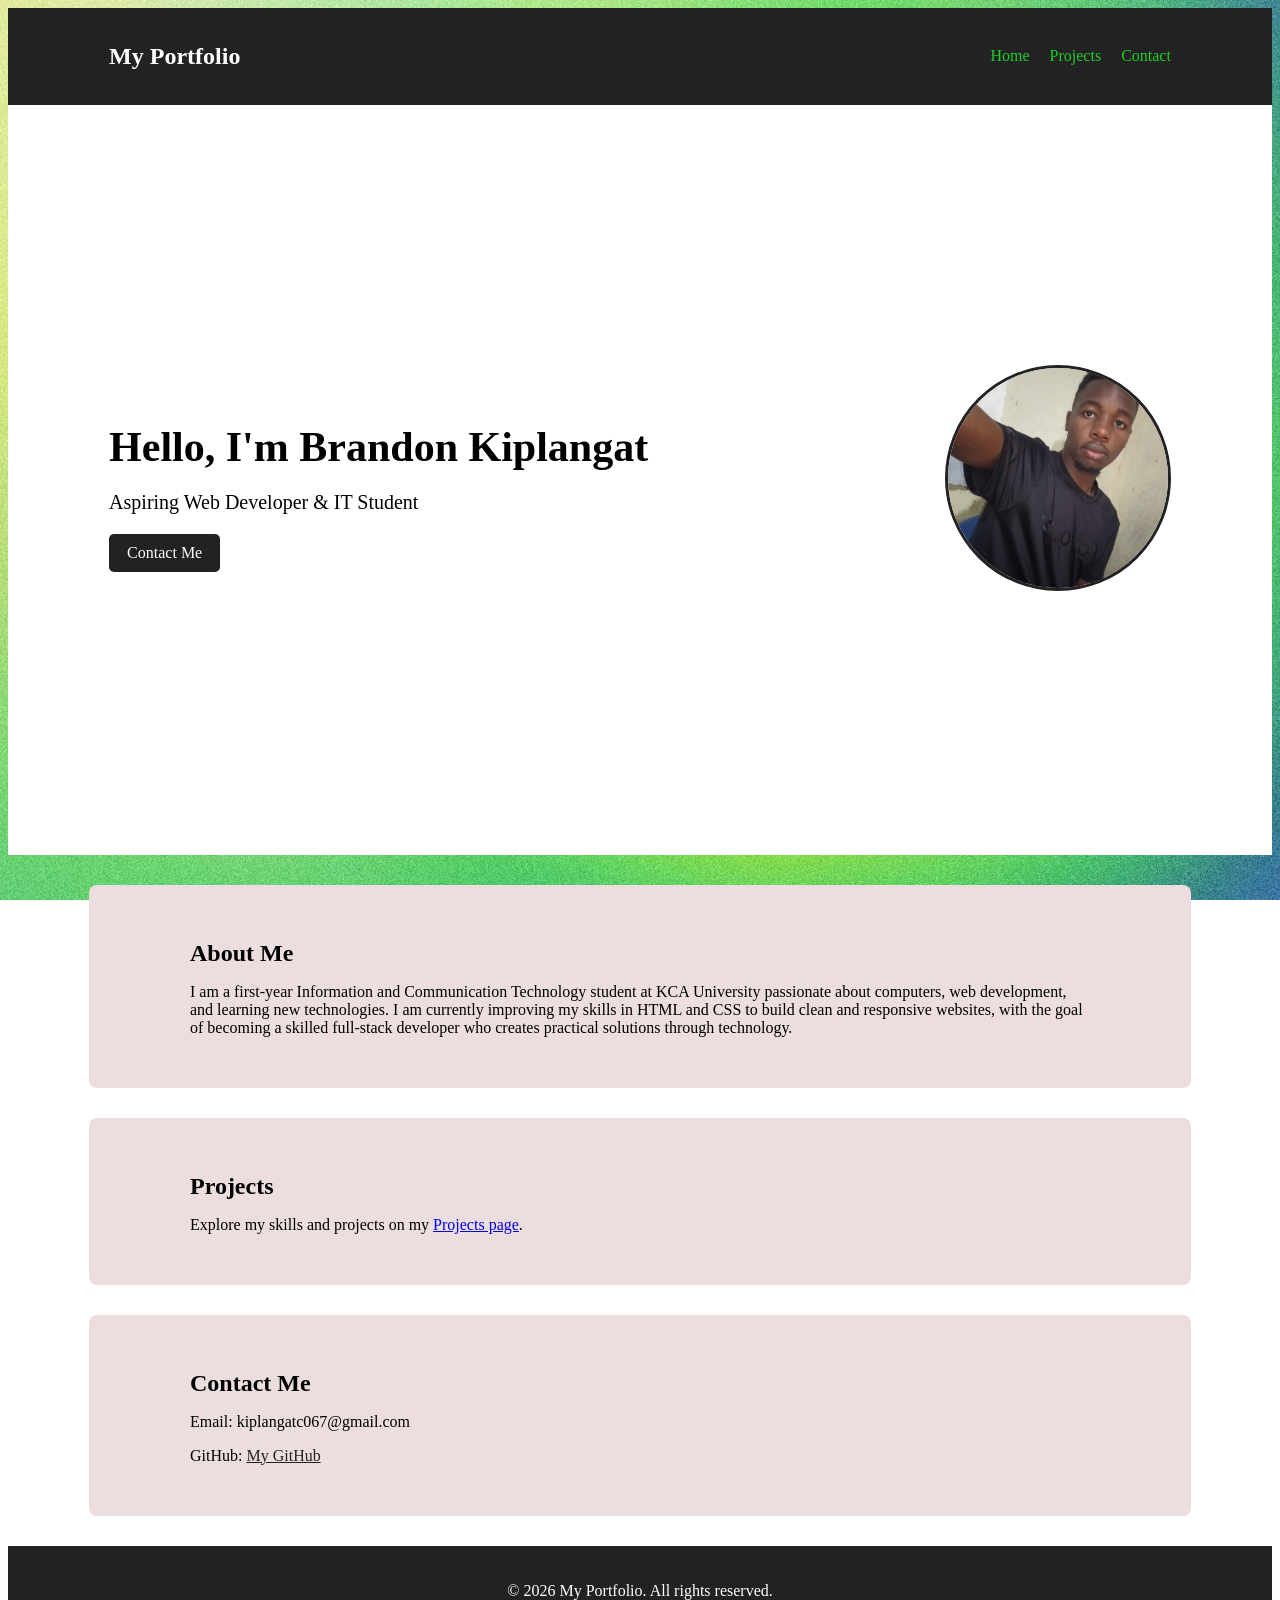
<file: index.html>
<!DOCTYPE html>
<html lang="en">
<head>
    <meta charset="UTF-8">
    <meta name="viewport" content="width=device-width, initial-scale=1.0">
    <title>my porfolio</title>
    <link rel="stylesheet" href="stlye.css">
    </head>
<body>
   
   <header>
        <nav class="navbar">
            <h2>My Portfolio</h2>
            <ul>
                <li><a href="index.html">Home</a></li>
                <li><a href="projects.html">Projects</a></li>
                <li><a href="#contact">Contact</a></li>
            </ul>
        </nav>
    </header>

    <main>
        <section class="hero">
            <div>
                <h1>Hello, I'm Brandon Kiplangat</h1>
                <p>Aspiring Web Developer & IT Student</p>
                <a class="button" href="#contact">Contact Me</a>
            </div>
            <div class="photo-box">
                <img src="images/profile.jpg" alt="My professional photo">
            </div>
        </section>

        <section id="about" class="section">
            <h2>About Me</h2>
            <p>
            I am a first-year Information and Communication Technology student at KCA University passionate about computers, web development, and learning new technologies. I am currently improving my skills in HTML and CSS to build clean and responsive websites, with the goal of becoming a skilled full-stack developer who creates practical solutions through technology.
            </p>
        </section>

        <section id="projects" class="section">
            <h2>Projects</h2>
            <p>Explore my skills and projects on my <a href="projects.html">Projects page</a>.</p>
        </section>

        <section id="contact" class="section contact">
            <h2>Contact Me</h2>
            <p>Email: kiplangatc067@gmail.com</p>
            <p>GitHub: <a href="https://github.com/" target="_blank">My GitHub</a></p>
        </section>
    </main>

    <footer>
        <p>&copy; 2026 My Portfolio. All rights reserved.</p>
    </footer>

</body>
</html>

   
</body>
</html>
</file>
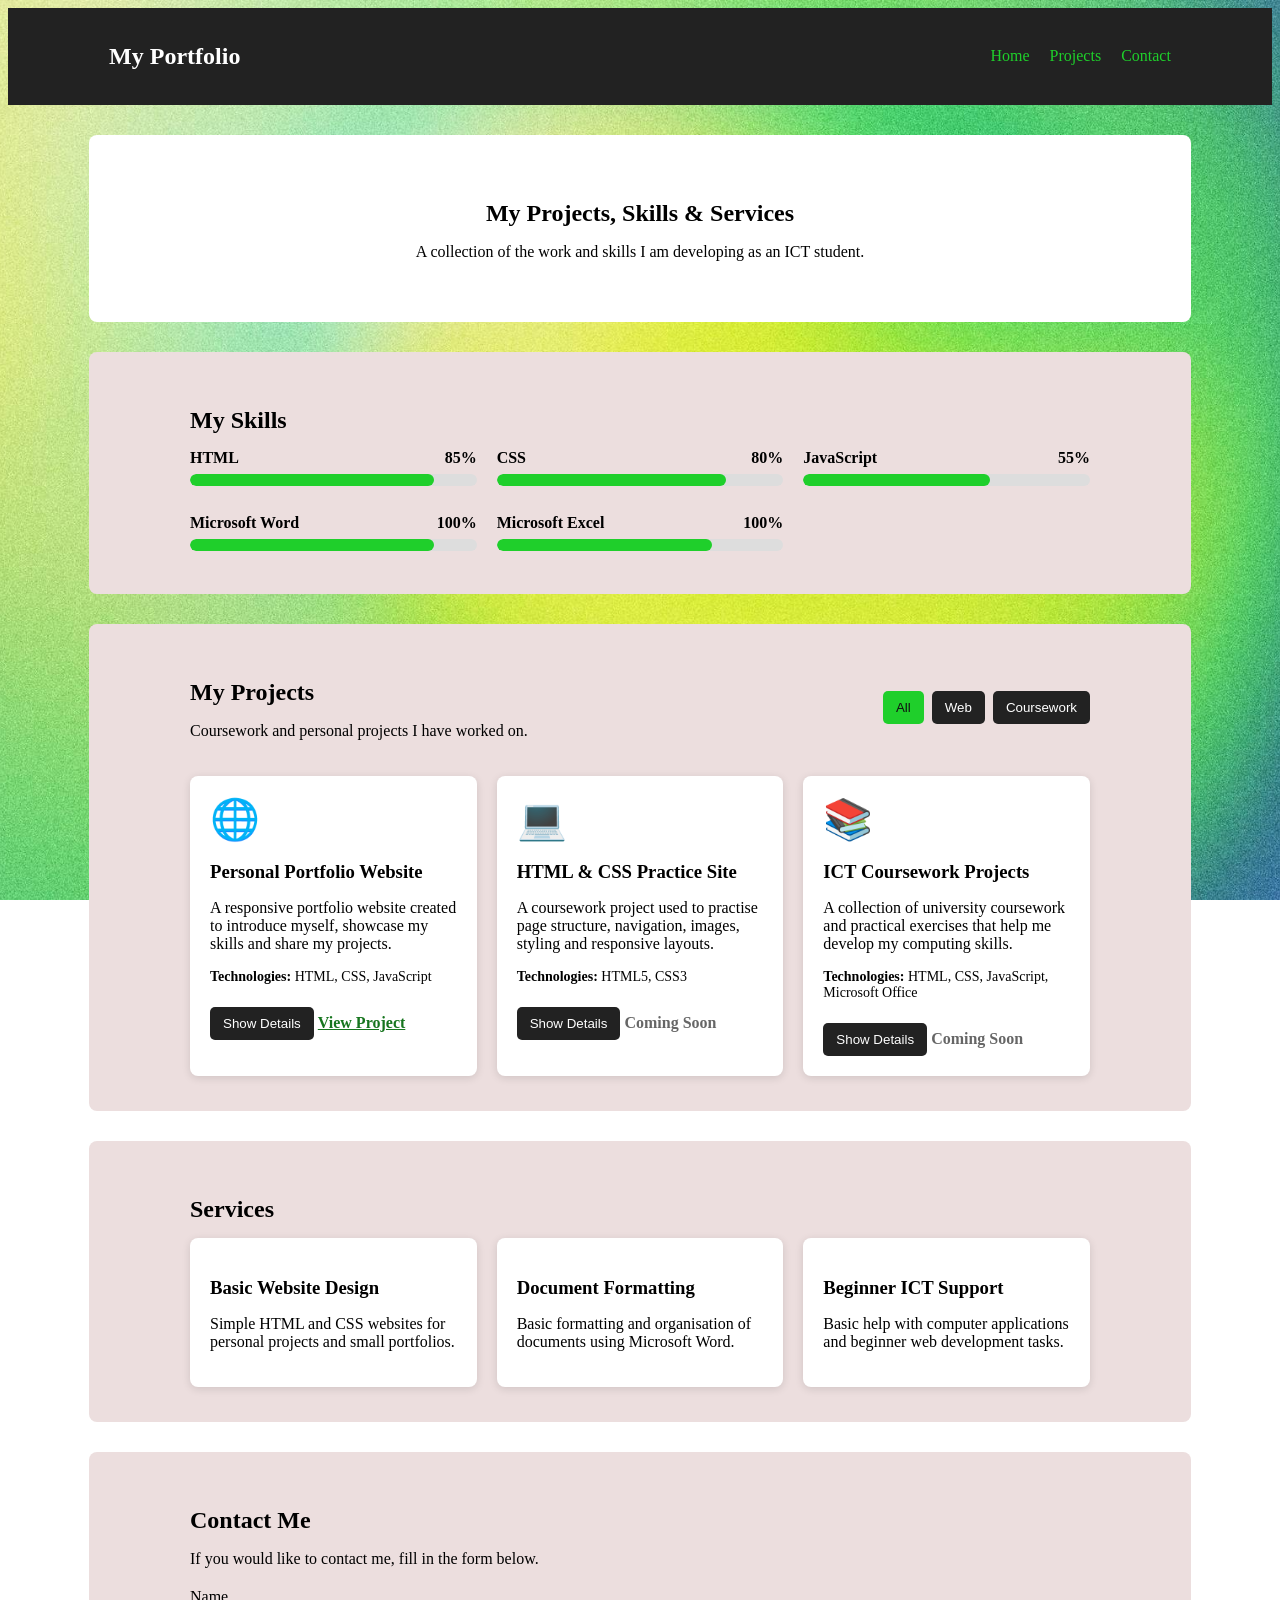
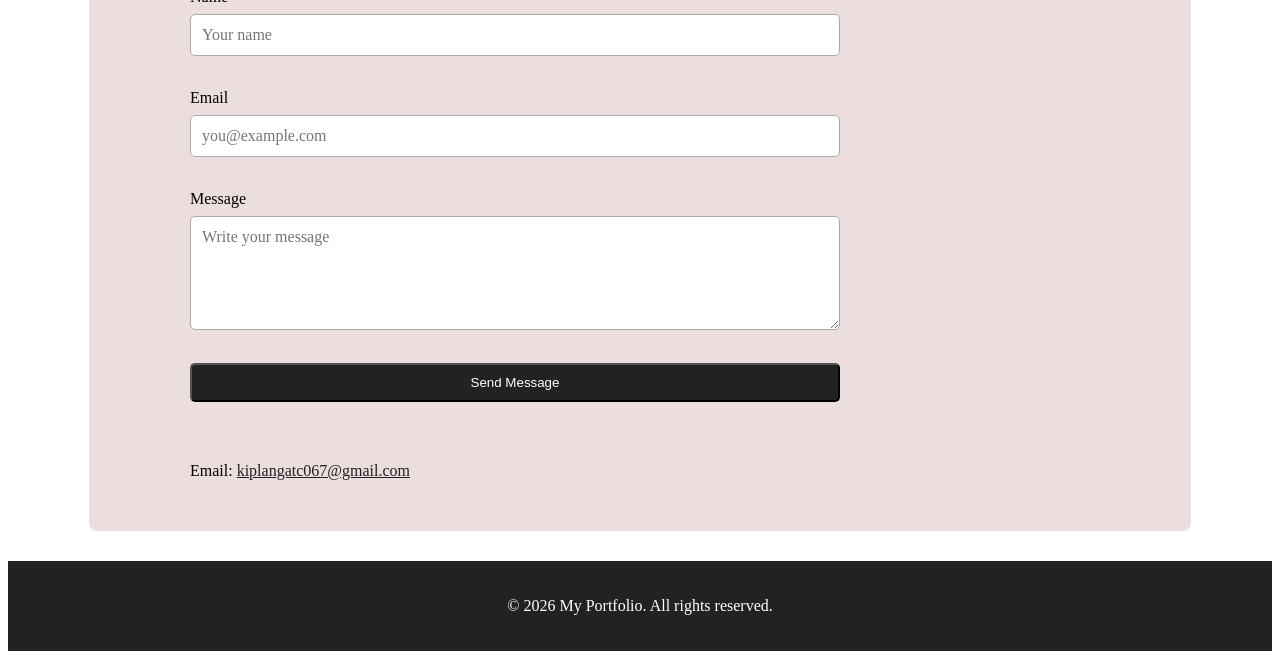
<file: projects.html>
<!DOCTYPE html>
<html lang="en">
<head>
    <meta charset="UTF-8">
    <meta name="viewport" content="width=device-width, initial-scale=1.0">
    <title>Projects & Skills | My Portfolio</title>
    <link rel="stylesheet" href="stlye.css">
</head>
<body>
    <header>
        <nav class="navbar">
            <h2>My Portfolio</h2>
            <ul>
                <li><a href="index.html">Home</a></li>
                <li><a href="projects.html">Projects</a></li>
                <li><a href="index.html#contact">Contact</a></li>
            </ul>
        </nav>
    </header>

    <main>
        <section class="page-heading">
            <h1>My Projects, Skills & Services</h1>
            <p>A collection of the work and skills I am developing as an ICT student.</p>
        </section>

        <section class="section">
            <h2>My Skills</h2>
            <div class="skills-grid">
                <div class="skill"><div class="skill-label"><span>HTML</span><span>85%</span></div><div class="progress"><span style="width:85%"></span></div></div>
                <div class="skill"><div class="skill-label"><span>CSS</span><span>80%</span></div><div class="progress"><span style="width:80%"></span></div></div>
                <div class="skill"><div class="skill-label"><span>JavaScript</span><span>55%</span></div><div class="progress"><span style="width:65%"></span></div></div>
                <div class="skill"><div class="skill-label"><span>Microsoft Word</span><span>100%</span></div><div class="progress"><span style="width:85%"></span></div></div>
                <div class="skill"><div class="skill-label"><span>Microsoft Excel</span><span>100%</span></div><div class="progress"><span style="width:75%"></span></div></div>
            </div>
        </section>

        <section class="section" id="projects">
            <div class="section-title-row">
                <div>
                    <h2>My Projects</h2>
                    <p>Coursework and personal projects I have worked on.</p>
                </div>
                <div class="filter-buttons" aria-label="Project filters">
                    <button class="filter-btn active" data-filter="all">All</button>
                    <button class="filter-btn" data-filter="web">Web</button>
                    <button class="filter-btn" data-filter="coursework">Coursework</button>
                </div>
            </div>

            <div class="project-grid">
                <article class="project-card" data-category="web">
                    <div class="project-icon">🌐</div>
                    <h3>Personal Portfolio Website</h3>
                    <p>A responsive portfolio website created to introduce myself, showcase my skills and share my projects.</p>
                    <p class="tech"><strong>Technologies:</strong> HTML, CSS, JavaScript</p>
                    <button class="details-btn" type="button">Show Details</button>
                    <div class="project-details">This project is the continuation of my Web Technologies coursework and includes this Assignment 2 update.</div>
                    <a class="project-link" href="index.html">View Project</a>
                </article>

                <article class="project-card" data-category="coursework">
                    <div class="project-icon">💻</div>
                    <h3>HTML & CSS Practice Site</h3>
                    <p>A coursework project used to practise page structure, navigation, images, styling and responsive layouts.</p>
                    <p class="tech"><strong>Technologies:</strong> HTML5, CSS3</p>
                    <button class="details-btn" type="button">Show Details</button>
                    <div class="project-details">I used this work to build a foundation in web development before adding JavaScript interactivity.</div>
                    <span class="project-link placeholder">Coming Soon</span>
                </article>

                <article class="project-card" data-category="coursework">
                    <div class="project-icon">📚</div>
                    <h3>ICT Coursework Projects</h3>
                    <p>A collection of university coursework and practical exercises that help me develop my computing skills.</p>
                    <p class="tech"><strong>Technologies:</strong> HTML, CSS, JavaScript, Microsoft Office</p>
                    <button class="details-btn" type="button">Show Details</button>
                    <div class="project-details">More coursework projects will be added here as I complete them during my ICT studies.</div>
                    <span class="project-link placeholder">Coming Soon</span>
                </article>
            </div>
        </section>

        <section class="section">
            <h2>Services</h2>
            <div class="services-grid">
                <div class="service-card"><h3>Basic Website Design</h3><p>Simple HTML and CSS websites for personal projects and small portfolios.</p></div>
                <div class="service-card"><h3>Document Formatting</h3><p>Basic formatting and organisation of documents using Microsoft Word.</p></div>
                <div class="service-card"><h3>Beginner ICT Support</h3><p>Basic help with computer applications and beginner web development tasks.</p></div>
            </div>
        </section>

        <section class="section contact" id="contact">
            <h2>Contact Me</h2>
            <p>If you would like to contact me, fill in the form below.</p>
            <form id="contactForm" novalidate>
                <label for="name">Name</label>
                <input type="text" id="name" name="name" placeholder="Your name">
                <small class="error" id="nameError"></small>

                <label for="email">Email</label>
                <input type="email" id="email" name="email" placeholder="you@example.com">
                <small class="error" id="emailError"></small>

                <label for="message">Message</label>
                <textarea id="message" name="message" rows="5" placeholder="Write your message"></textarea>
                <small class="error" id="messageError"></small>

                <button class="button" type="submit">Send Message</button>
                <p id="formSuccess" class="success" role="status"></p>
            </form>
            <p>Email: <a href="mailto:kiplangatc067@gmail.com">kiplangatc067@gmail.com</a></p>
        </section>
    </main>

    <footer>
        <p>&copy; 2026 My Portfolio. All rights reserved.</p>
    </footer>

</body>
</html>
</file>
<file: stlye.css>
body{
   background-image: url(images/universtock-C37W0Cvz99k-unsplash.jpg);
   background-repeat: no-repeat;
   background-attachment: fixed;
   background-position: center;
   background-size: cover;
}

.navbar {
    background-color: #222;
    color: white;
    display: flex;
    justify-content: space-between;
    align-items: center;
    padding: 15px 8%;
}

.navbar ul {
    list-style: none;
    display: flex;
    gap: 20px;
}

.navbar a {
    color: rgb(31, 207, 43);
    text-decoration: none;
}

.navbar a:hover {
    text-decoration: underline;
}

.hero {
    min-height: 70vh;
    display: flex;
    justify-content: space-between;
    align-items: center;
    gap: 40px;
    padding: 60px 8%;
    background-color: white;
}

.hero h1 {
    font-size: 42px;
    margin-bottom: 10px;
}

.hero p {
    font-size: 20px;
    margin-bottom: 20px;
}

.button {
    display: inline-block;
    background-color: #222;
    color: white;
    padding: 10px 18px;
    text-decoration: none;
    border-radius: 5px;
}

.photo-box img {
    width: 220px;
    height: 220px;
    object-fit: cover;
    border-radius: 50%;
    border: 3px solid #222;
}

.section {
    max-width: 900px;
    margin: 30px auto;
    padding: 35px 8%;
    background-color: rgb(236, 222, 222);
    border-radius: 8px;
}

.section h2 {
    margin-bottom: 15px;
}

.contact a {
    color: #222;
}

footer {
    text-align: center;
    padding: 20px;
    background-color: #222;
    color: white;
}

@media (max-width: 600px) {
    .navbar {
        flex-direction: column;
        gap: 10px;
    }

    .hero {
        flex-direction: column;
        text-align: center;
        padding: 40px 6%;
    }

    .hero h1 {
        font-size: 30px;
    }

    .photo-box img {
        width: 170px;
        height: 170px;
    }

    .section {
        margin: 20px 10px;
    }
}

/* Assignment 2 styles */
.page-heading {
    max-width: 900px;
    margin: 30px auto;
    padding: 45px 8%;
    background: white;
    border-radius: 8px;
    text-align: center;
}

.page-heading h1 { margin-bottom: 10px; }

.skills-grid, .project-grid, .services-grid {
    display: grid;
    grid-template-columns: repeat(3, 1fr);
    gap: 20px;
}

.skill { margin-bottom: 8px; }
.skill-label { display: flex; justify-content: space-between; margin-bottom: 7px; font-weight: bold; }
.progress { height: 12px; background: #ddd; border-radius: 10px; overflow: hidden; }
.progress span { display: block; height: 100%; background: rgb(31, 207, 43); border-radius: 10px; }

.section-title-row { display: flex; justify-content: space-between; align-items: center; gap: 20px; margin-bottom: 20px; }
.filter-buttons { display: flex; gap: 8px; flex-wrap: wrap; }
.filter-btn, .details-btn {
    border: 0;
    border-radius: 5px;
    padding: 9px 13px;
    cursor: pointer;
    background: #222;
    color: white;
}
.filter-btn.active, .filter-btn:hover, .details-btn:hover { background: rgb(31, 207, 43); color: #111; }

.project-card, .service-card {
    background: white;
    padding: 20px;
    border-radius: 8px;
    box-shadow: 0 2px 8px rgba(0,0,0,.12);
}
.project-icon { font-size: 40px; margin-bottom: 10px; }
.project-card h3, .service-card h3 { margin-bottom: 10px; }
.tech { font-size: 14px; margin-top: 15px; }
.project-link { display: inline-block; margin-top: 15px; color: #16751e; font-weight: bold; }
.placeholder { color: #666; }
.project-details { display: none; margin-top: 12px; padding: 10px; background: #f2f2f2; border-radius: 5px; font-size: 14px; }
.project-details.show { display: block; }

.contact form { display: flex; flex-direction: column; gap: 8px; max-width: 650px; margin: 20px 0; }
.contact input, .contact textarea { width: 100%; box-sizing: border-box; padding: 11px; border: 1px solid #aaa; border-radius: 5px; font: inherit; }
.contact textarea { resize: vertical; }
.error { color: #b00020; min-height: 17px; }
.success { color: #16751e; font-weight: bold; }

@media (max-width: 800px) {
    .skills-grid, .project-grid, .services-grid { grid-template-columns: 1fr 1fr; }
    .section-title-row { align-items: flex-start; flex-direction: column; }
}

@media (max-width: 600px) {
    .skills-grid, .project-grid, .services-grid { grid-template-columns: 1fr; }
}
</file>
